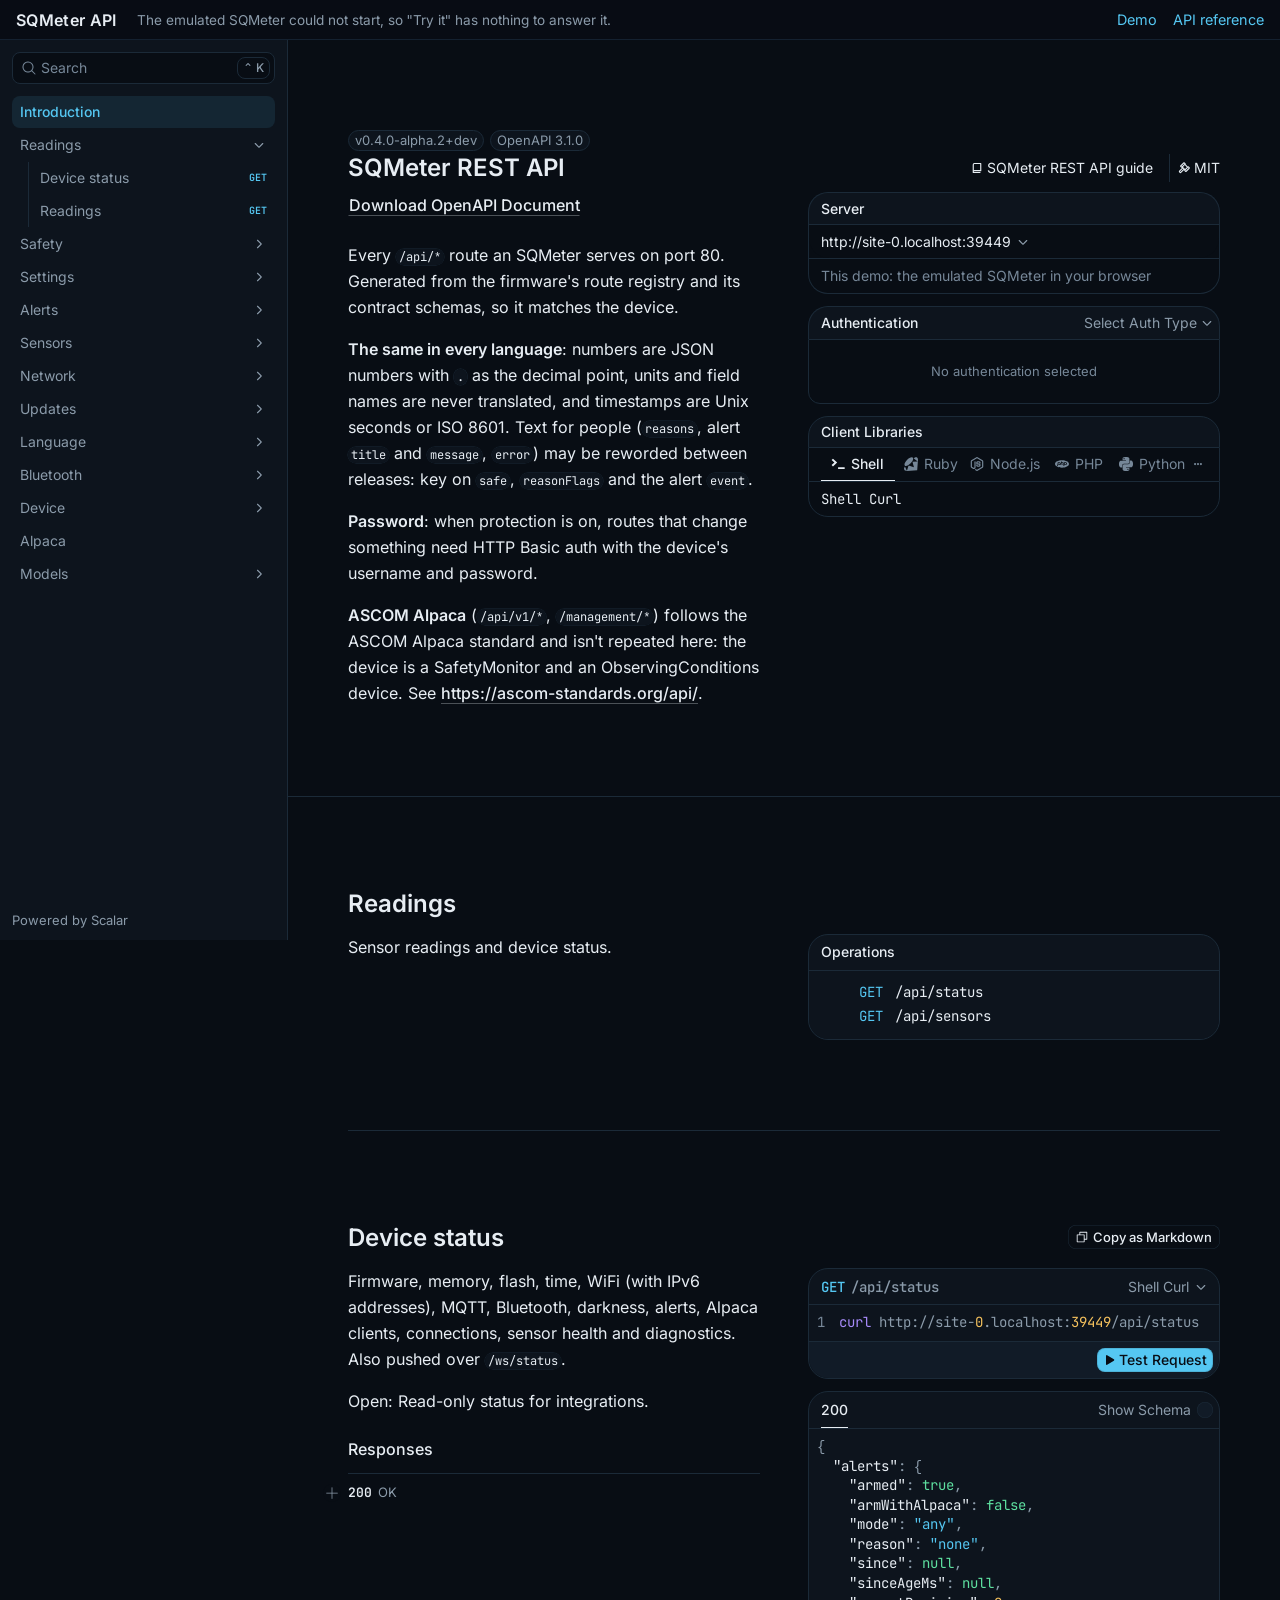
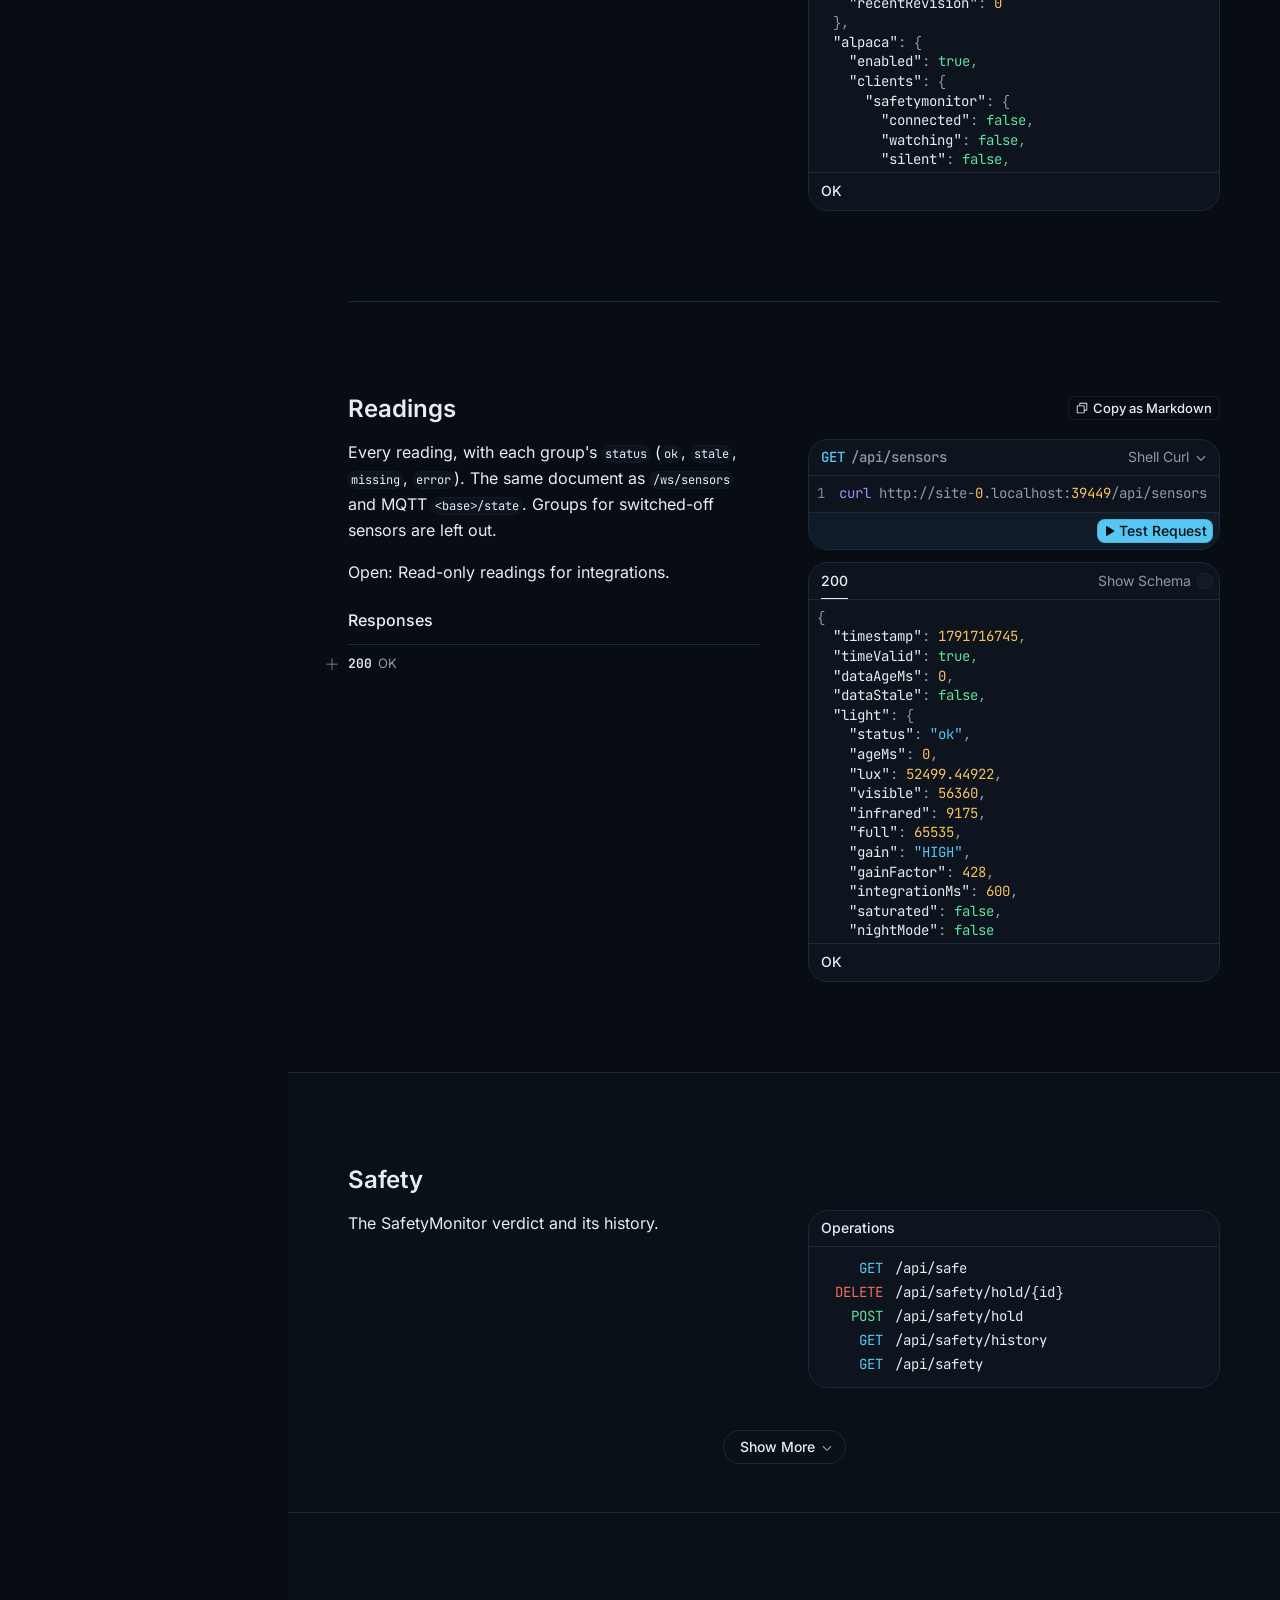
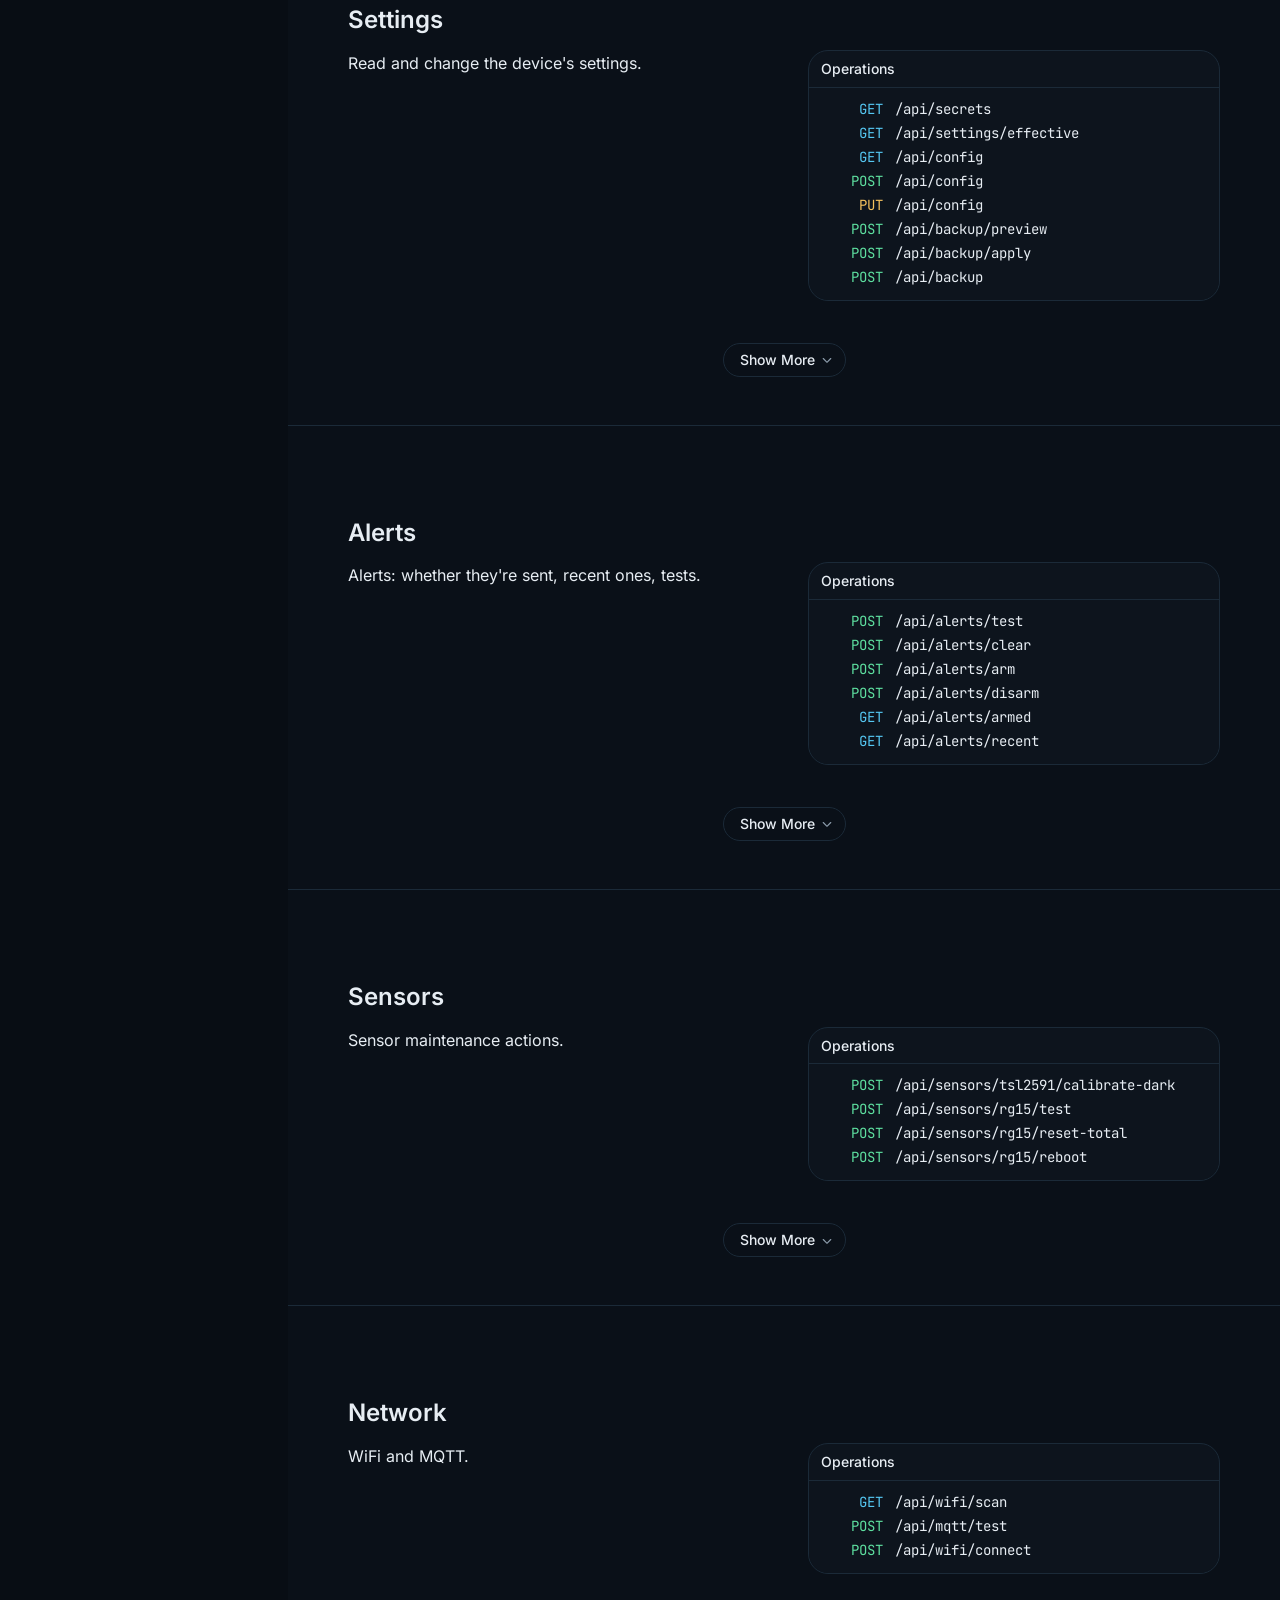
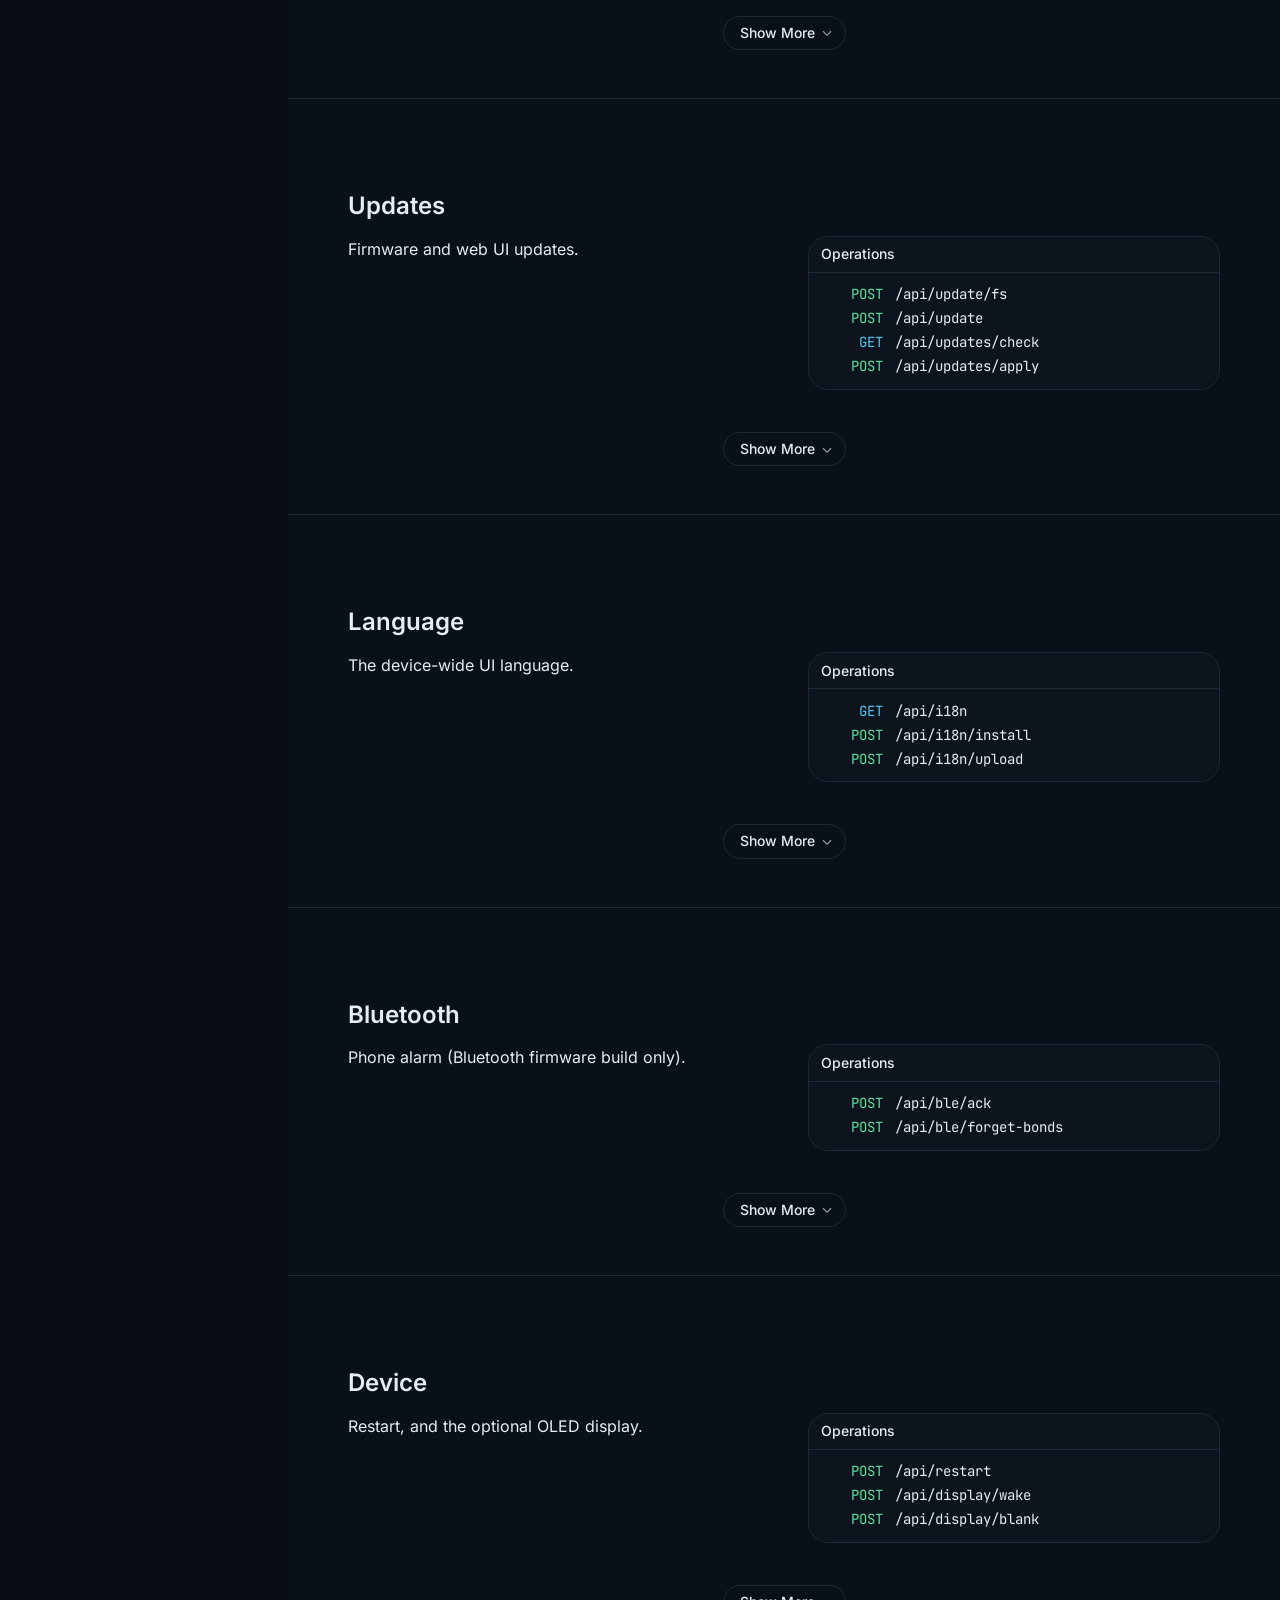
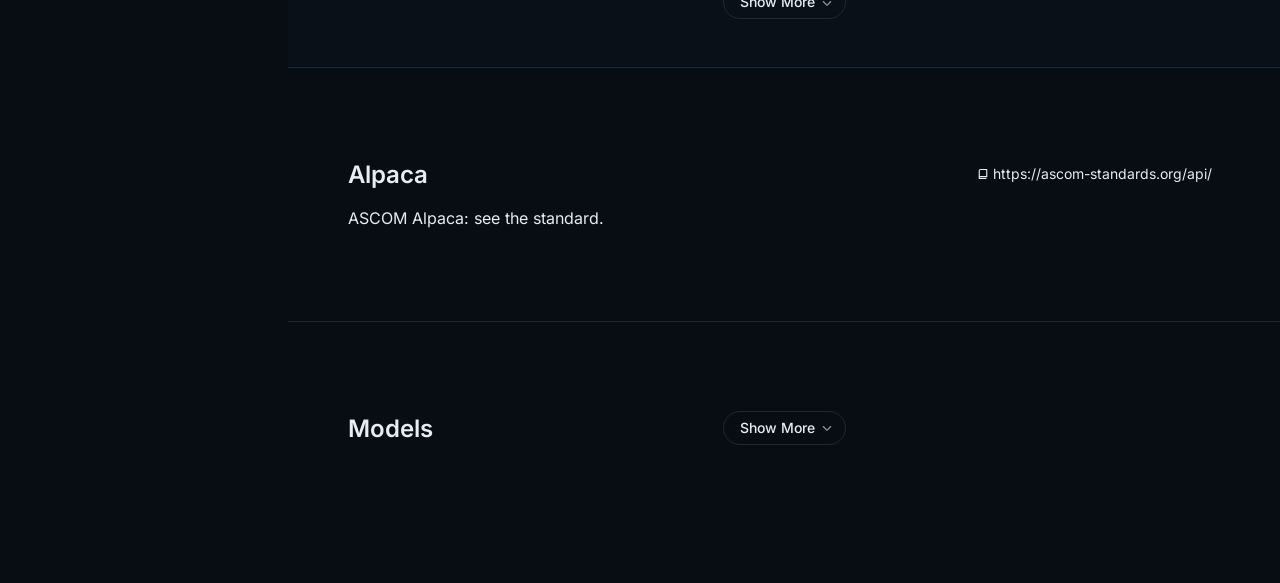
<file: explorer/index.html>
<!doctype html>
<html lang="en" class="dark-mode">
  <head>
    <meta http-equiv="Content-Security-Policy" content="default-src 'self'; connect-src 'self' ws: wss: https://ntfy.sh https://api.pushover.net; script-src 'self' 'wasm-unsafe-eval'; style-src 'self' 'unsafe-inline'; img-src 'self' data:; font-src 'self'; worker-src 'self'">
    <meta charset="UTF-8" />
    <meta name="viewport" content="width=device-width, initial-scale=1.0" />
    <meta name="description" content="Try SQMeter in your browser: the real firmware logic on an emulated device, no hardware needed." />
    <link rel="icon" type="image/svg+xml" href="../favicon.svg" />
    <link rel="icon" type="image/png" sizes="32x32" href="../favicon-32.png" />
    <title>SQMeter Demo</title>
    <script type="module" crossorigin src="/assets/explorer-C-7JfSt4.js"></script>
    <link rel="modulepreload" crossorigin href="/assets/rolldown-runtime-DcNxTHDL.js">
    <link rel="modulepreload" crossorigin href="/assets/preload-helper-D2_Bp7IV.js">
    <link rel="modulepreload" crossorigin href="/assets/reactivity.esm-bundler-B2GH8O3Q.js">
    <link rel="modulepreload" crossorigin href="/assets/redirect-to-proxy-Dpzmdm4K.js">
    <link rel="modulepreload" crossorigin href="/assets/runtime-core.esm-bundler-B89um9TU.js">
    <link rel="modulepreload" crossorigin href="/assets/markdown-DQySWKyn.js">
    <link rel="modulepreload" crossorigin href="/assets/ScalarTooltip-B0hjbZxM.js">
    <link rel="modulepreload" crossorigin href="/assets/use-localization-BvZMzm5Q.js">
    <link rel="modulepreload" crossorigin href="/assets/ScalarCombobox-DpJnlsrI.js">
    <link rel="modulepreload" crossorigin href="/assets/slugger-587NQYcW.js">
    <link rel="modulepreload" crossorigin href="/assets/parse-json-pointer-segments-BN5qOE8q.js">
    <link rel="modulepreload" crossorigin href="/assets/browser-DCuMB5OQ.js">
    <link rel="modulepreload" crossorigin href="/assets/schemas-BaSB5adi.js">
    <link rel="modulepreload" crossorigin href="/assets/workspace-events-5CF_83ko.js">
    <link rel="modulepreload" crossorigin href="/assets/set-cookie-uvGR2sO_.js">
    <link rel="stylesheet" crossorigin href="/assets/explorer-BH6Y7LlO.css">
    <link rel="apple-touch-icon" href="/apple-touch-icon.png" />
    <meta property="og:type" content="website" />
    <meta property="og:site_name" content="SQMeter" />
    <meta property="og:title" content="SQMeter Demo" />
    <meta property="og:description" content="Try SQMeter in your browser: the real firmware logic on an emulated device, no hardware needed." />
    <meta property="og:url" content="https://demo.sqmeter.dev/" />
    <meta property="og:image" content="https://demo.sqmeter.dev/og-card.png" />
    <meta property="og:image:width" content="1280" />
    <meta property="og:image:height" content="640" />
    <meta property="og:image:alt" content="SQMeter: open-hardware sky quality meter for the ESP32" />
    <meta name="twitter:card" content="summary_large_image" />
  </head>
  <body>
    <header class="explorer-bar">
      <span class="explorer-brand">SQMeter API</span>
      <span class="explorer-note" id="explorer-note"
        >Requests go to the demo's emulated SQMeter in this browser. Nothing is sent anywhere.</span
      >
      <nav class="explorer-links" aria-label="Explorer">
        <a href="../">Demo</a>
        <a id="explorer-docs" href="https://sqmeter.dev/api/reference/">API reference</a>
      </nav>
    </header>
    <main id="explorer" aria-label="API explorer"></main>
  </body>
</html>
</file>
